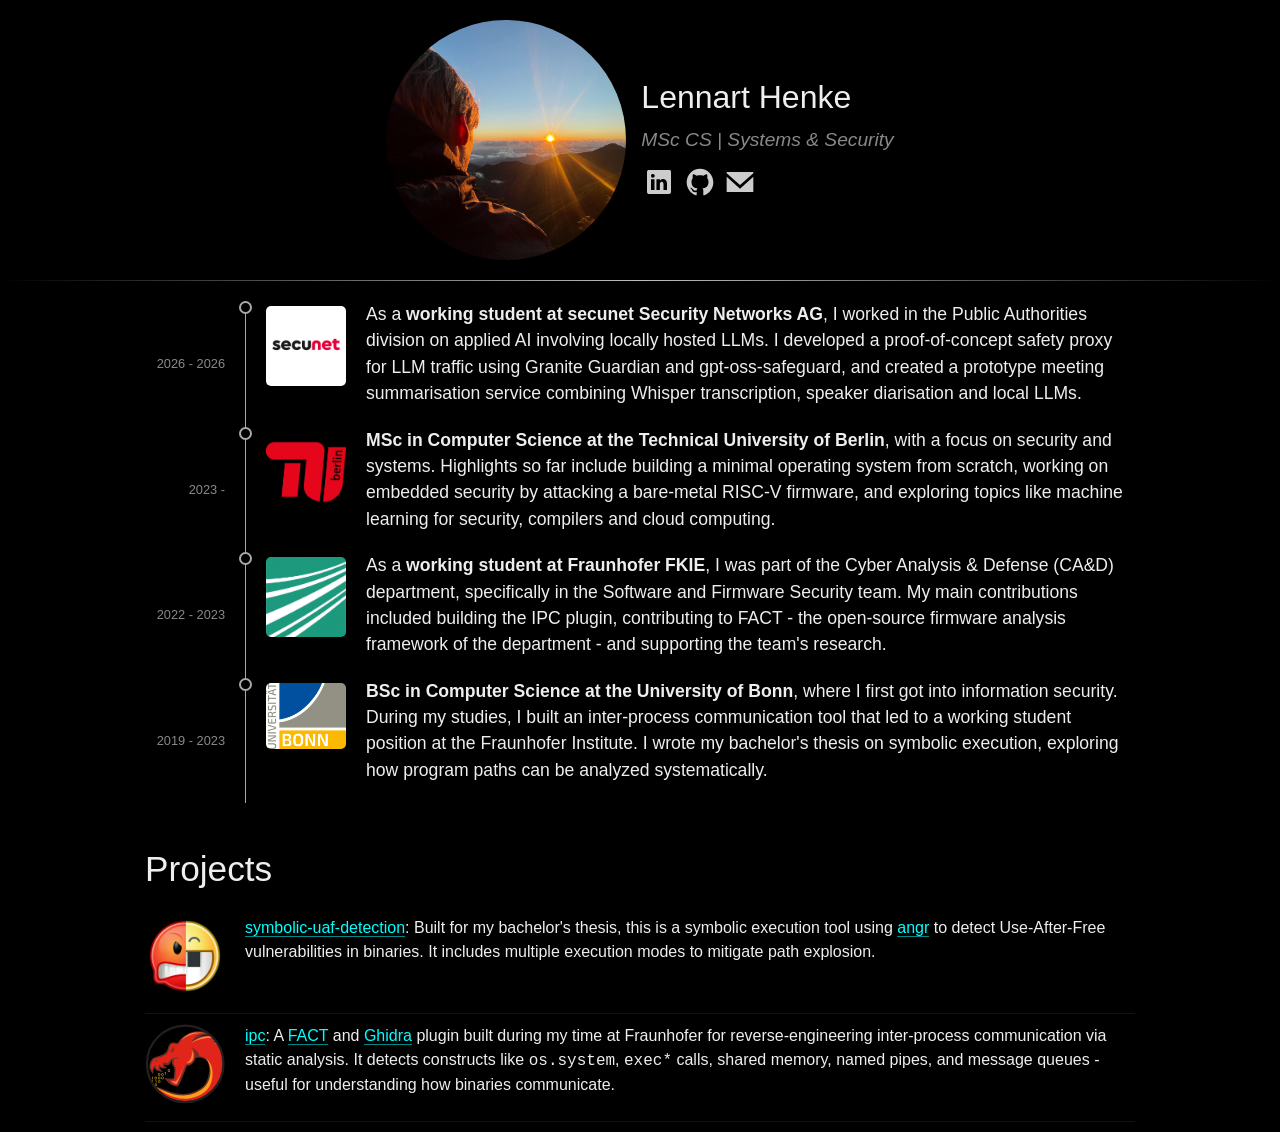
<file: index.html>
<!doctype html>
<html lang="en">
    <head>
        <meta charset="UTF-8" />
        <meta name="viewport" content="width=device-width, initial-scale=1.0" />
        <title>Lennart Henke</title>
        <link rel="stylesheet" href="style.css" />
    </head>
    <body>
        <header class="layout-container">
            <div class="profile-header">
                <div id="profile-pic">
                    <img
                        src="assets/profile.jpeg"
                        alt="Portrait of me"
                        width="240"
                        height="240"
                        loading="lazy"
                        decoding="async"
                    />
                </div>
                <div class="profile-info">
                    <div>
                        <h1>Lennart Henke</h1>
                        <h2>MSc CS | Systems & Security</h2>
                    </div>
                    <nav aria-label="Social media links">
                        <a
                            href="https://www.linkedin.com/in/lennart-henke/"
                            target="_blank"
                            rel="noopener noreferrer"
                        >
                            <img
                                src="assets/linkedin.svg"
                                alt="LinkedIn profile"
                                class="social-icon"
                                width="32"
                                height="32"
                                loading="lazy"
                            />
                        </a>
                        <a
                            href="https://github.com/lennarthenke"
                            target="_blank"
                            rel="noopener noreferrer"
                        >
                            <img
                                src="assets/github.svg"
                                alt="GitHub profile"
                                class="social-icon"
                                width="32"
                                height="32"
                                loading="lazy"
                            />
                        </a>
                        <a href="mailto:lennarthenke@live.com">
                            <img
                                src="assets/mail.svg"
                                alt="Email Lennart"
                                class="social-icon"
                                width="32"
                                height="32"
                                loading="lazy"
                            />
                        </a>
                    </nav>
                </div>
            </div>
        </header>

        <hr />

        <div id="history" class="layout-container">
            <div class="timeline-entry">
                <div class="timeline-date">2026 - 2026</div>
                <div class="timeline-content">
                    <div class="entry-dot"></div>
                    <img src="assets/Secunet_Logo.jpg" alt="Secunet Logo" />
                    <div class="entry-description">
                        As a <strong>working student at secunet Security Networks AG</strong>,
                        I worked in the Public Authorities division on applied AI involving
                        locally hosted LLMs. I developed a proof-of-concept safety proxy for
                        LLM traffic using Granite Guardian and gpt-oss-safeguard, and created
                        a prototype meeting summarisation service combining Whisper transcription,
                        speaker diarisation and local LLMs.
                    </div>
                </div>
            </div>
            <div class="timeline-entry">
                <div class="timeline-date">2023 -</div>
                <div class="timeline-content">
                    <div class="entry-dot"></div>
                    <img src="assets/TU_Berlin_Logo.png" alt="TU Berlin Logo" />
                    <div class="entry-description">
                        <strong
                            >MSc in Computer Science at the Technical University
                            of Berlin</strong
                        >, with a focus on security and systems. Highlights so
                        far include building a minimal operating system from
                        scratch, working on embedded security by attacking a
                        bare-metal RISC-V firmware, and exploring topics like
                        machine learning for security, compilers and cloud
                        computing.
                    </div>
                </div>
            </div>
            <div class="timeline-entry">
                <div class="timeline-date">2022 - 2023</div>
                <div class="timeline-content">
                    <div class="entry-dot"></div>
                    <img
                        src="assets/Fraunhofer_FKIE_Logo.jpeg"
                        alt="Fraunhofer FKIE Logo"
                    />
                    <div class="entry-description">
                        As a
                        <strong>working student at Fraunhofer FKIE</strong>, I
                        was part of the Cyber Analysis & Defense (CA&D)
                        department, specifically in the Software and Firmware
                        Security team. My main contributions included building
                        the IPC plugin, contributing to FACT - the open-source
                        firmware analysis framework of the department - and
                        supporting the team's research.
                    </div>
                </div>
            </div>
            <div class="timeline-entry">
                <div class="timeline-date">2019 - 2023</div>
                <div class="timeline-content">
                    <div class="entry-dot"></div>
                    <img
                        src="assets/UNI_Bonn_Logo_Kompakt.jpg"
                        alt="Uni Bonn Logo"
                    />
                    <div class="entry-description">
                        <strong
                            >BSc in Computer Science at the University of
                            Bonn</strong
                        >, where I first got into information security. During
                        my studies, I built an inter-process communication tool
                        that led to a working student position at the Fraunhofer
                        Institute. I wrote my bachelor's thesis on symbolic
                        execution, exploring how program paths can be analyzed
                        systematically.
                    </div>
                </div>
            </div>
        </div>

        <div class="layout-container">
            <h3>Projects</h3>
            <div class="project-entry">
                <div class="project-image">
                    <img src="assets/angry_face.png" alt="angr Logo" />
                </div>
                <div class="project-description">
                    <a
                        href="https://github.com/lennarthenke/symbolic-uaf-detection"
                        >symbolic-uaf-detection</a
                    >: Built for my bachelor's thesis, this is a symbolic
                    execution tool using <a href="https://angr.io/">angr</a> to
                    detect Use-After-Free vulnerabilities in binaries. It
                    includes multiple execution modes to mitigate path
                    explosion.
                </div>
                <div class="project-clear"></div>
            </div>
            <div class="project-entry">
                <div class="project-image">
                    <img src="assets/Ghidra_logo.svg" alt="Ghidra Logo" />
                </div>
                <div class="project-description">
                    <a
                        href="https://github.com/fkie-cad/FACT_core/tree/master/src/plugins/analysis/ipc"
                    >
                        ipc</a
                    >: A
                    <a href="https://github.com/fkie-cad/FACT_core">FACT</a> and
                    <a href="https://github.com/NationalSecurityAgency/ghidra"
                        >Ghidra</a
                    >
                    plugin built during my time at Fraunhofer for
                    reverse-engineering inter-process communication via static
                    analysis. It detects constructs like <code>os.system</code>,
                    <code>exec*</code> calls, shared memory, named pipes, and
                    message queues - useful for understanding how binaries
                    communicate.
                </div>
                <div class="project-clear"></div>
            </div>
        </div>
    </body>
</html>
</file>
<file: style.css>
body {
    box-sizing: border-box;
    margin: 0;
    padding: 0;
    background-color: black;
    font-family: sans-serif;
    font-size: 16px;
    line-height: 1.5;
    color: #eee;
}

.layout-container {
    max-width: 990px;
    margin-left: auto;
    margin-right: auto;
    padding-left: 15px;
    padding-right: 15px;
}

.profile-header {
    display: flex;
    justify-content: center;
    align-items: center;
}

@media (max-width: 991px) {
    .profile-header {
        flex-direction: column;
        text-align: center;
    }
    .profile-info {
        padding-top: 15px;
    }
}

header {
    margin-top: 20px;
}

h1 {
    font-size: 2rem;
    font-weight: normal;
    margin: 0;
}

h2 {
    font-weight: normal;
    font-style: italic;
    color: #888;
    font-size: 1.2rem;
    margin: 5px 0 10px 0;
}

h3 {
    font-size: 2.2rem;
    font-weight: normal;
    margin-bottom: 20px;
    margin-top: 40px;
}

strong {
    font-weight: 700;
}

a {
    color: #0ff;
    text-decoration: none;
    border-bottom: 1px solid #088;
}

a:visited {
    color: #ff33cc;
    border-bottom-color: #cc0099;
}

#profile-pic img {
    width: 240px;
    height: 240px;
    border-radius: 120px;
    display: block;
}

.profile-info {
    padding-left: 15px;
}

nav a {
    border-bottom: none;
    text-decoration: none;
    outline: none;
}

nav a:focus {
    outline: none;
}

.social-icon {
    width: 32px;
    height: 32px;
    display: inline-block;
    padding: 2px;
    border-radius: 4px;
    transition: transform 0.1s ease;
}

.social-icon:hover {
    transform: scale(1.04);
}

hr {
    height: 1px;
    border: none;
    margin: 20px 0;
    background: linear-gradient(
        to right,
        rgba(255, 255, 255, 0),
        rgba(255, 255, 255, 0.75),
        rgba(255, 255, 255, 0)
    );
}

.timeline-content {
    display: flex;
    border-left: 1px solid #aaa;
    position: relative;
}

.timeline-content img {
    border-radius: 5px;
    width: 100%;
    height: 100%;
    max-width: 80px;
    margin-top: 5px;
    margin-left: 20px;
}

.timeline-entry {
    display: flex;
    align-items: center;
}

.entry-dot {
    position: absolute;
    top: 0px;
    left: -7px;
    width: 9px;
    height: 9px;
    background-color: black;
    border: 2px solid #aaa;
    border-radius: 7px;
}

.entry-description {
    font-size: 1.1rem;
    padding-left: 20px;
    padding-bottom: 20px;
}

@media (max-width: 600px) {
    .timeline-content img {
        max-width: 40px;
        margin-left: 10px;
    }

    .entry-description {
        padding-left: 10px;
    }
}

.timeline-date {
    font-size: 0.8rem;
    width: 100%;
    max-width: 80px;
    padding-right: 20px;
    text-align: right;
    color: #888;
}

@media (max-width: 991px) {
    .timeline-date {
        max-width: 35px;
    }
}

.project-entry {
    margin-bottom: 10px;
    padding-bottom: 10px;
    border-bottom: 1px solid #111;
}

.project-image {
    float: left;
    margin-right: 20px;
}

.project-image img {
    height: 80px;
}

.project-description {
    overflow: hidden; /* fix float */
}

.project-clear {
    clear: both;
}
</file>
